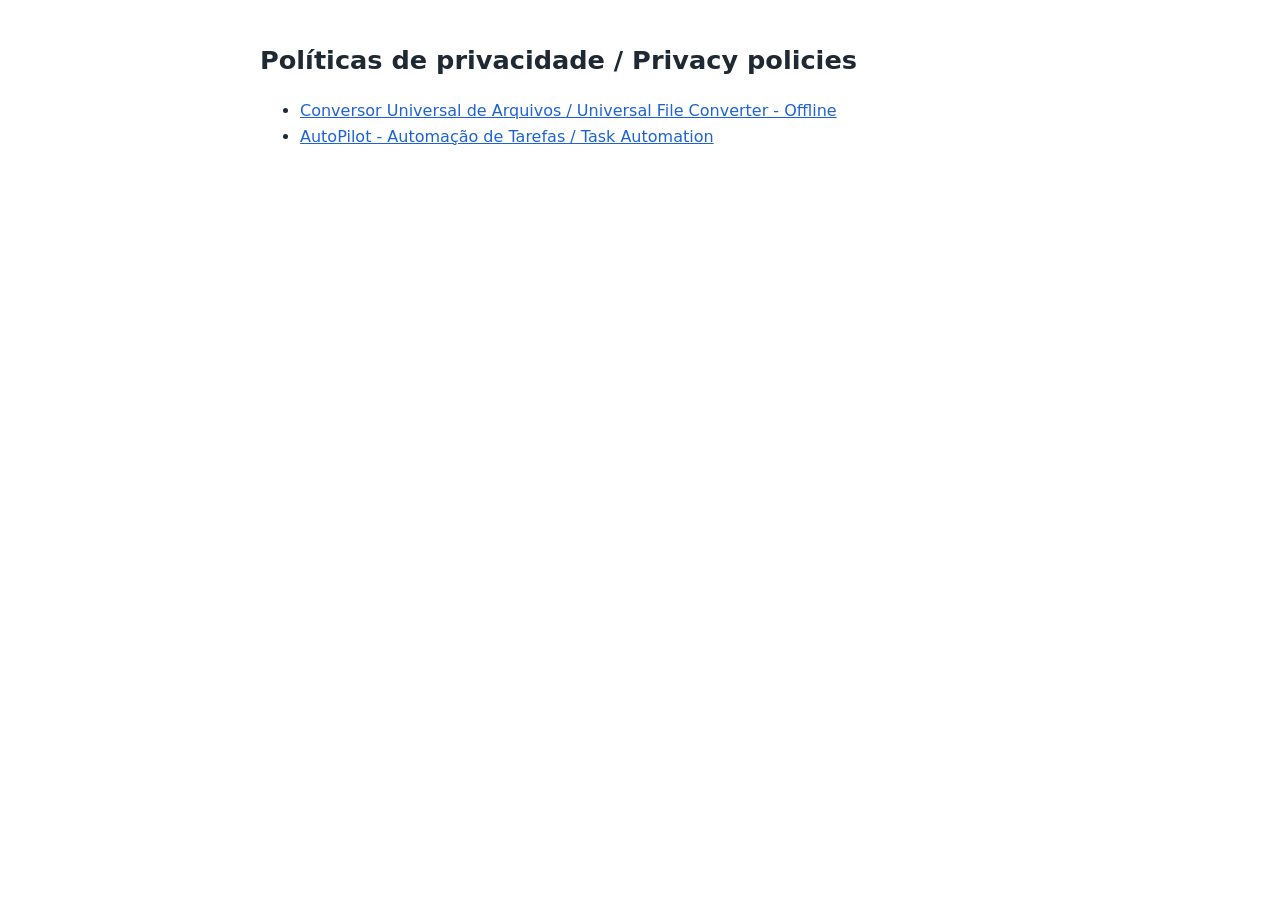
<file: index.html>
<!doctype html><html lang="pt-BR"><head><meta charset="utf-8"><meta name="viewport" content="width=device-width,initial-scale=1"><title>Políticas de privacidade</title><link rel="stylesheet" href="estilo.css"></head><body>
<h1>Políticas de privacidade / Privacy policies</h1>
<ul><li><a href="conversor.html">Conversor Universal de Arquivos / Universal File Converter - Offline</a></li>
<li><a href="autopilot.html">AutoPilot - Automação de Tarefas / Task Automation</a></li></ul></body></html>
</file>
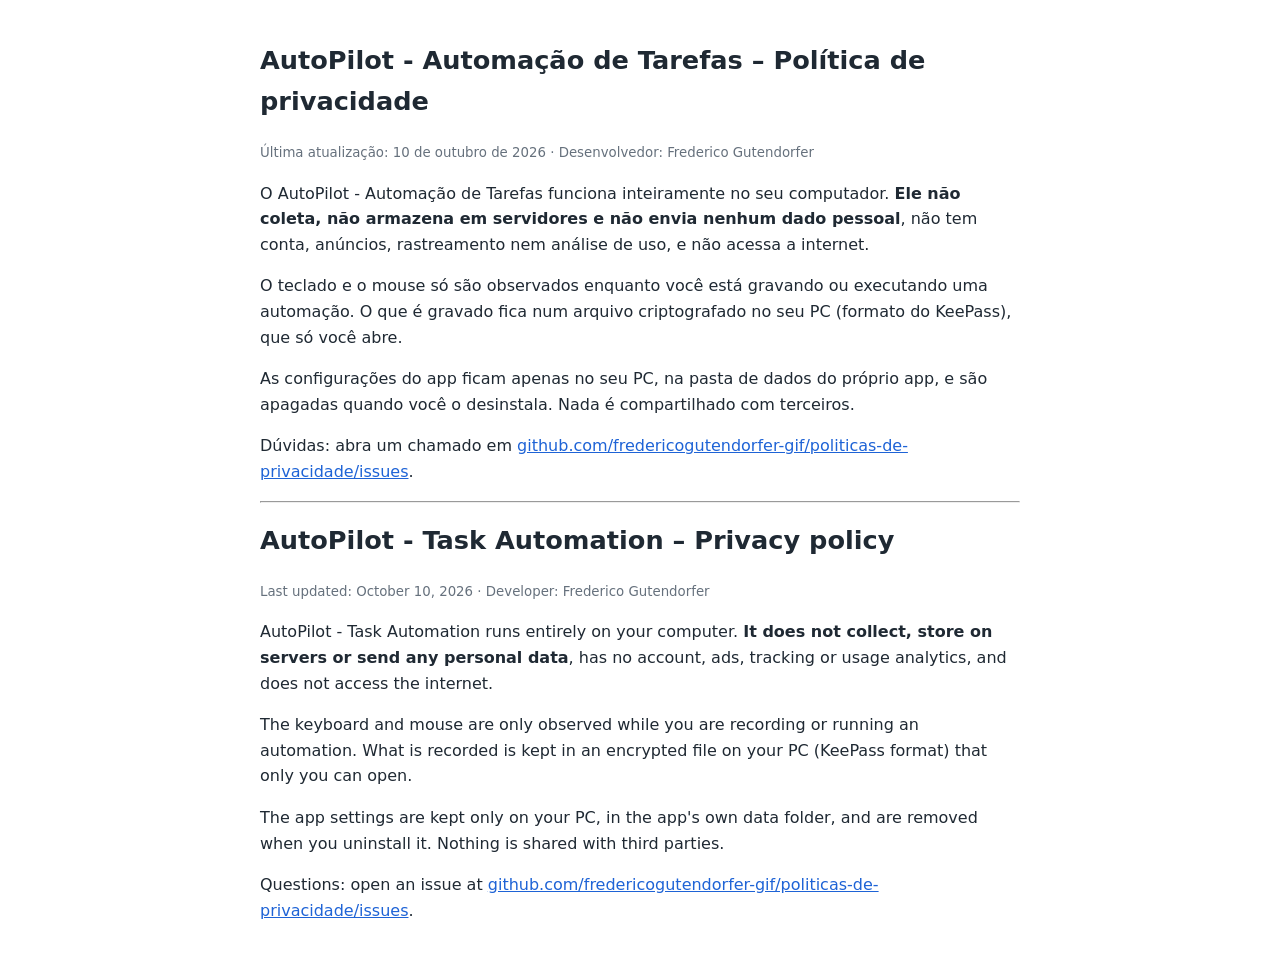
<file: autopilot.html>
<!doctype html><html lang="pt-BR"><head><meta charset="utf-8"><meta name="viewport" content="width=device-width,initial-scale=1">
<title>AutoPilot - Automação de Tarefas – Política de privacidade / Privacy policy</title><link rel="stylesheet" href="estilo.css"></head><body>
<h1>AutoPilot - Automação de Tarefas – Política de privacidade</h1>
<p><small>Última atualização: 10 de outubro de 2026 · Desenvolvedor: Frederico Gutendorfer</small></p>
<p>O AutoPilot - Automação de Tarefas funciona inteiramente no seu computador. <strong>Ele não coleta, não armazena em servidores e não envia nenhum dado pessoal</strong>, não tem conta, anúncios, rastreamento nem análise de uso, e não acessa a internet.</p>
<p>O teclado e o mouse só são observados enquanto você está gravando ou executando uma automação. O que é gravado fica num arquivo criptografado no seu PC (formato do KeePass), que só você abre.</p>
<p>As configurações do app ficam apenas no seu PC, na pasta de dados do próprio app, e são apagadas quando você o desinstala. Nada é compartilhado com terceiros.</p>
<p>Dúvidas: abra um chamado em <a href="https://github.com/fredericogutendorfer-gif/politicas-de-privacidade/issues">github.com/fredericogutendorfer-gif/politicas-de-privacidade/issues</a>.</p>
<hr>
<h1 lang="en">AutoPilot - Task Automation – Privacy policy</h1>
<p><small>Last updated: October 10, 2026 · Developer: Frederico Gutendorfer</small></p>
<p lang="en">AutoPilot - Task Automation runs entirely on your computer. <strong>It does not collect, store on servers or send any personal data</strong>, has no account, ads, tracking or usage analytics, and does not access the internet.</p>
<p lang="en">The keyboard and mouse are only observed while you are recording or running an automation. What is recorded is kept in an encrypted file on your PC (KeePass format) that only you can open.</p>
<p lang="en">The app settings are kept only on your PC, in the app's own data folder, and are removed when you uninstall it. Nothing is shared with third parties.</p>
<p lang="en">Questions: open an issue at <a href="https://github.com/fredericogutendorfer-gif/politicas-de-privacidade/issues">github.com/fredericogutendorfer-gif/politicas-de-privacidade/issues</a>.</p>
</body></html>
</file>
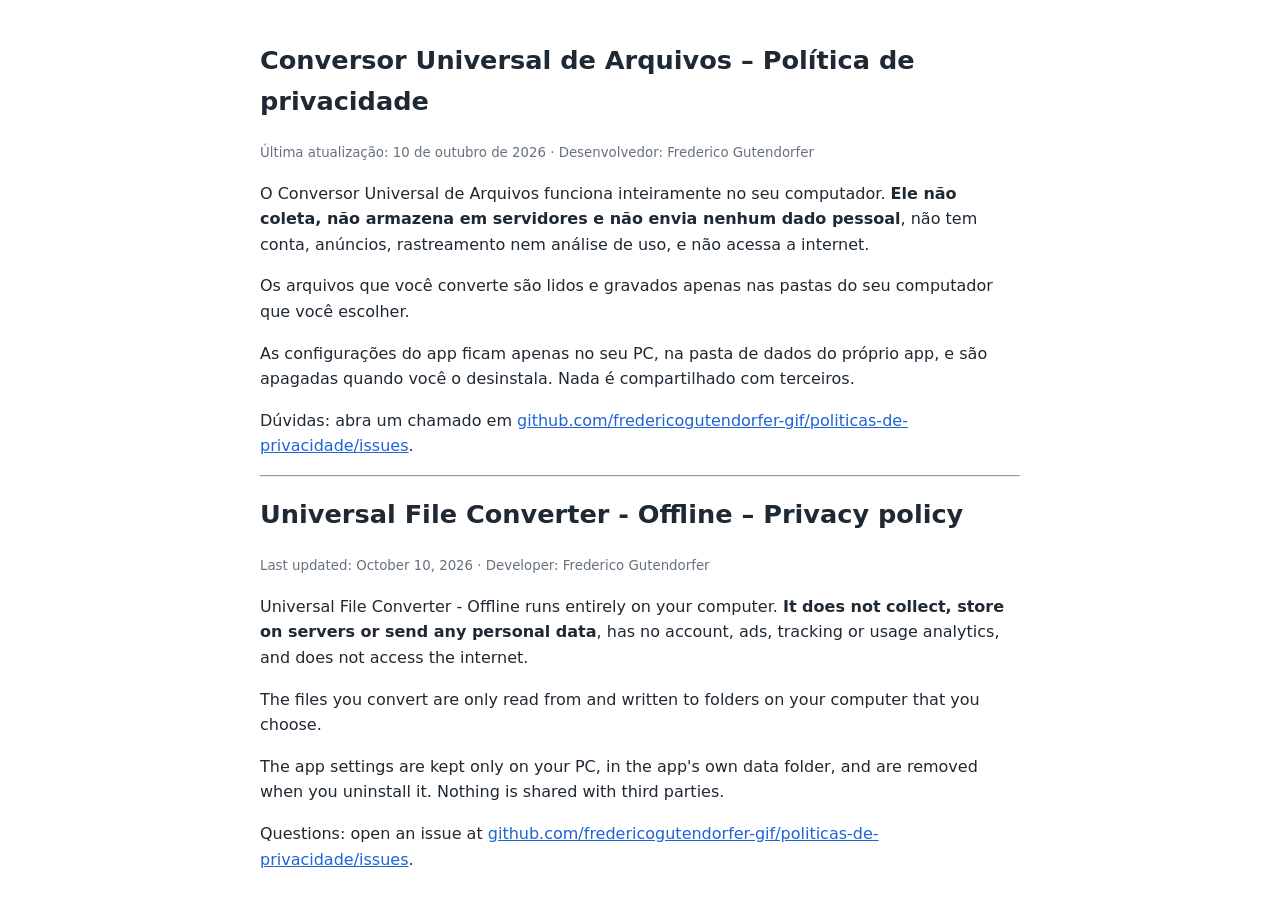
<file: conversor.html>
<!doctype html><html lang="pt-BR"><head><meta charset="utf-8"><meta name="viewport" content="width=device-width,initial-scale=1">
<title>Conversor Universal de Arquivos – Política de privacidade / Privacy policy</title><link rel="stylesheet" href="estilo.css"></head><body>
<h1>Conversor Universal de Arquivos – Política de privacidade</h1>
<p><small>Última atualização: 10 de outubro de 2026 · Desenvolvedor: Frederico Gutendorfer</small></p>
<p>O Conversor Universal de Arquivos funciona inteiramente no seu computador. <strong>Ele não coleta, não armazena em servidores e não envia nenhum dado pessoal</strong>, não tem conta, anúncios, rastreamento nem análise de uso, e não acessa a internet.</p>
<p>Os arquivos que você converte são lidos e gravados apenas nas pastas do seu computador que você escolher.</p>
<p>As configurações do app ficam apenas no seu PC, na pasta de dados do próprio app, e são apagadas quando você o desinstala. Nada é compartilhado com terceiros.</p>
<p>Dúvidas: abra um chamado em <a href="https://github.com/fredericogutendorfer-gif/politicas-de-privacidade/issues">github.com/fredericogutendorfer-gif/politicas-de-privacidade/issues</a>.</p>
<hr>
<h1 lang="en">Universal File Converter - Offline – Privacy policy</h1>
<p><small>Last updated: October 10, 2026 · Developer: Frederico Gutendorfer</small></p>
<p lang="en">Universal File Converter - Offline runs entirely on your computer. <strong>It does not collect, store on servers or send any personal data</strong>, has no account, ads, tracking or usage analytics, and does not access the internet.</p>
<p lang="en">The files you convert are only read from and written to folders on your computer that you choose.</p>
<p lang="en">The app settings are kept only on your PC, in the app's own data folder, and are removed when you uninstall it. Nothing is shared with third parties.</p>
<p lang="en">Questions: open an issue at <a href="https://github.com/fredericogutendorfer-gif/politicas-de-privacidade/issues">github.com/fredericogutendorfer-gif/politicas-de-privacidade/issues</a>.</p>
</body></html>
</file>
<file: estilo.css>
body{font-family:Segoe UI,system-ui,sans-serif;max-width:760px;margin:40px auto;padding:0 16px;line-height:1.6;color:#1f2933;background:#fff}
h1{font-size:1.6em}h2{margin-top:2em;font-size:1.2em}a{color:#1e63d6}small{color:#66717d}
@media (prefers-color-scheme:dark){body{background:#151a1f;color:#e3e8ee}a{color:#7fb0ff}small{color:#9aa5b1}}
</file>
